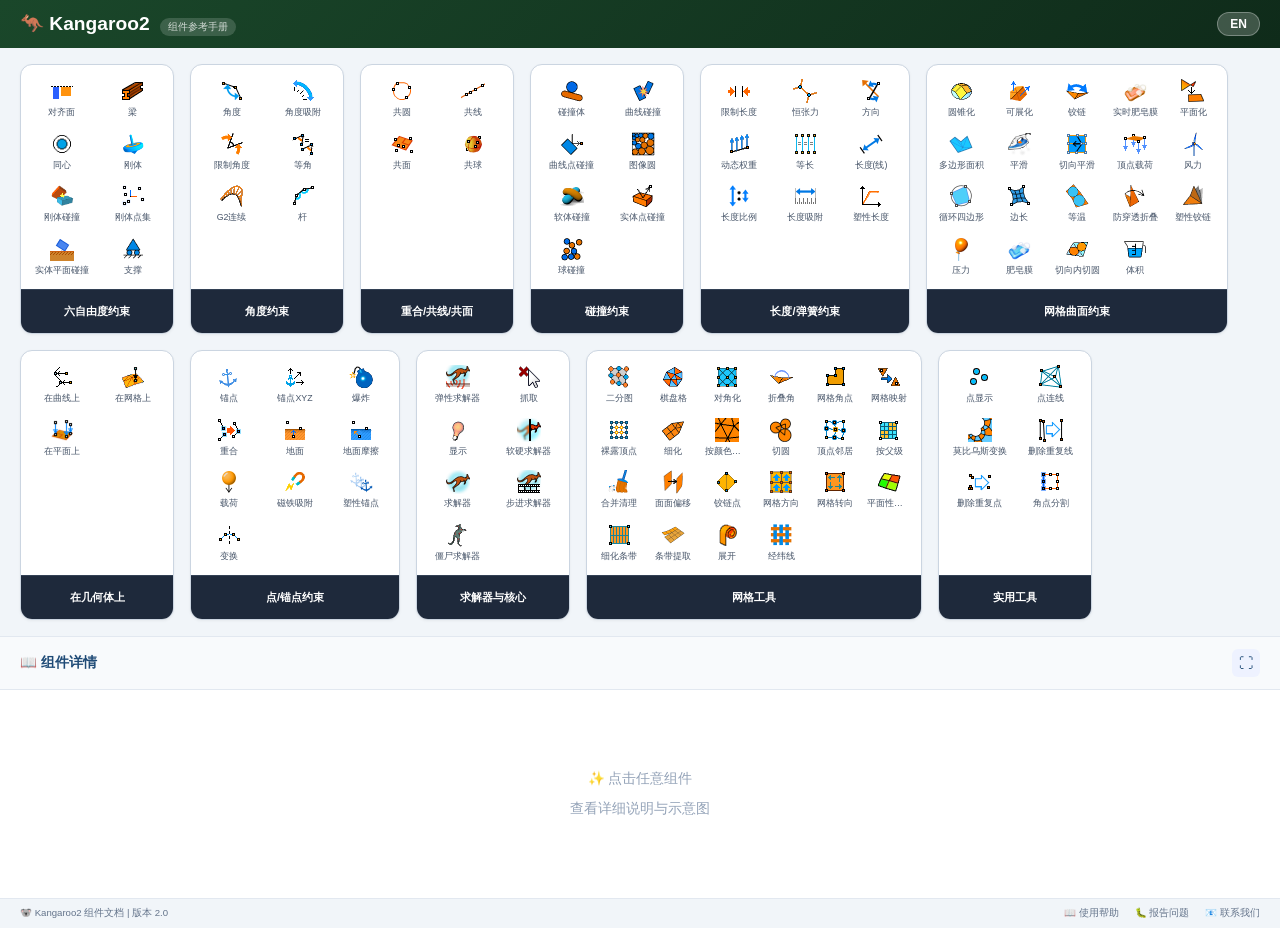
<file: index.html>
<!DOCTYPE html>
<html lang="zh-CN">
<head>
    <meta charset="UTF-8">
    <meta name="viewport" content="width=device-width, initial-scale=1.0, user-scalable=no">
    <!-- 在 <head> 中添加 Font Awesome 图标库 -->
    <link rel="stylesheet" href="https://cdnjs.cloudflare.com/ajax/libs/font-awesome/6.5.1/css/all.min.css">
    <title>Kangaroo2 组件文档 - Grasshopper 物理引擎</title>
    <link rel="stylesheet" href="style.css">
</head>
<body>
    <div class="app-container">
        <!-- 顶部栏 -->
        <header class="top-bar">
            <div class="logo-area">
                <h1>🦘 Kangaroo2</h1>
                <span class="subtitle">组件参考手册</span>
            </div>
            <div class="header-actions">
                <button id="langBtn" class="lang-switch">EN</button>
            </div>
        </header>

        <!-- 分类卡片容器（网格布局，自动换行）-->
        <div class="categories-container">
            <div id="categoriesGrid" class="categories-grid">
                <!-- 动态生成11个分类卡片 -->
            </div>
        </div>

        <!-- 组件详情区域（占比最大）-->
        <div class="detail-panel">
            <div class="detail-header">
                <span>📖 组件详情</span>
                <button id="expandDetailBtn" class="expand-btn" title="展开/收起">⛶</button>
            </div>
            <div id="detailContent" class="detail-content">
                <div class="placeholder">
                    <span>✨ 点击任意组件</span>
                    <span>查看详细说明与示意图</span>
                </div>
            </div>
        </div>

        <!-- 底部栏 -->
        <footer class="footer">
            <span>🐨 Kangaroo2 组件文档 | 版本 2.0</span>
            <div class="footer-links">
                <a href="#" onclick="return false;">📖 使用帮助</a>
                <a href="#" onclick="return false;">🐛 报告问题</a>
                <a href="#" onclick="return false;">📧 联系我们</a>
            </div>
        </footer>
    </div>
    <script src="script.js"></script>
</body>
</html>
</file>
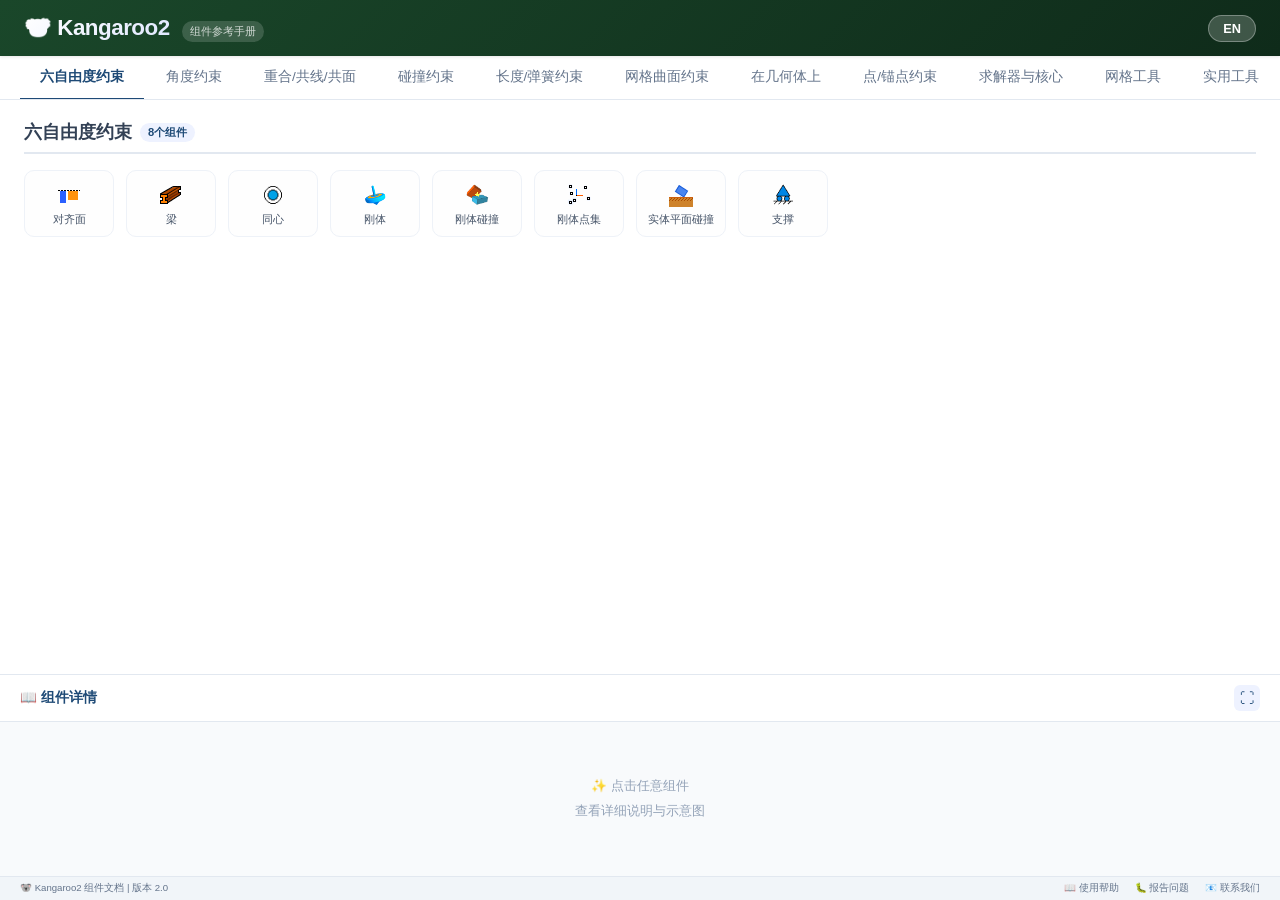
<file: index_2.html>
<!DOCTYPE html>
<html lang="zh-CN">
<head>
    <meta charset="UTF-8">
    <meta name="viewport" content="width=device-width, initial-scale=1.0, user-scalable=no">
    <title>Kangaroo2 组件文档 - Grasshopper 物理引擎</title>
    <link rel="stylesheet" href="style_2.css">
</head>
<body>
    <div class="app-container">
        <!-- 顶部栏 -->
        <header class="top-bar">
            <div class="logo-area">
                <h1>🐨 Kangaroo2</h1>
                <span class="subtitle">组件参考手册</span>
            </div>
            <div class="header-actions">
                <button id="langBtn" class="lang-switch">EN</button>
            </div>
        </header>

        <!-- 分类导航（标签页风格）-->
        <div class="category-nav">
            <ul id="groupNavList" class="group-nav-horizontal"></ul>
        </div>

        <!-- 图标网格区域 -->
        <div class="icon-grid-area">
            <div id="currentGroupTitle" class="group-title-header"></div>
            <div id="iconsContainer" class="icons-grid"></div>
        </div>

        <!-- 组件详情区域 -->
        <div class="detail-panel">
            <div class="detail-header">
                <span>📖 组件详情</span>
                <button id="expandDetailBtn" class="expand-btn" title="展开/收起">⛶</button>
            </div>
            <div id="detailContent" class="detail-content">
                <div class="placeholder">
                    <span>✨ 点击任意组件</span>
                    <span>查看详细说明与示意图</span>
                </div>
            </div>
        </div>

        <!-- 底部栏 -->
        <footer class="footer">
            <span>🐨 Kangaroo2 组件文档 | 版本 2.0</span>
            <div class="footer-links">
                <a href="#" onclick="return false;">📖 使用帮助</a>
                <a href="#" onclick="return false;">🐛 报告问题</a>
                <a href="#" onclick="return false;">📧 联系我们</a>
            </div>
        </footer>
    </div>
    <script src="script_2.js"></script>
</body>
</html>
</file>
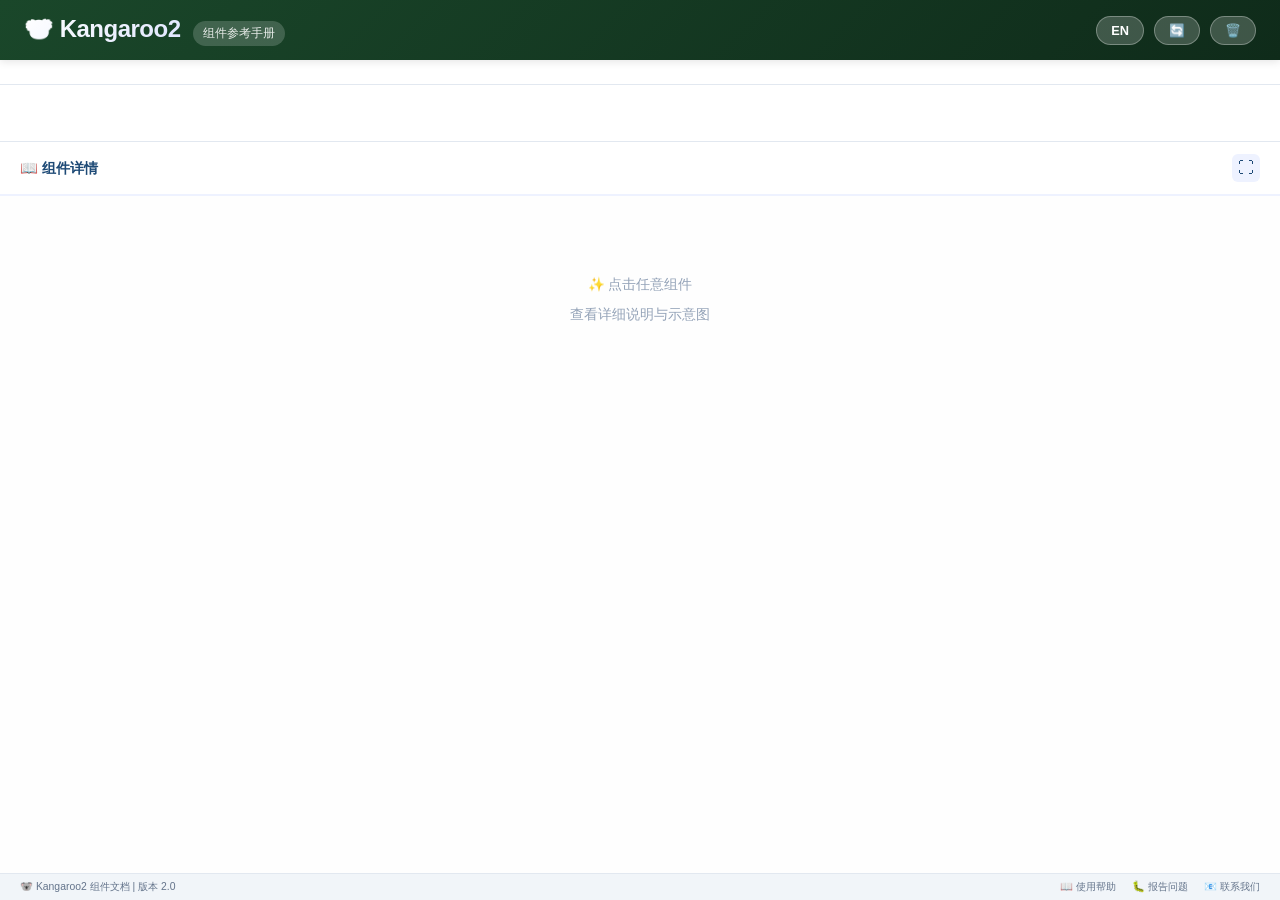
<file: index_copy.html>
<!DOCTYPE html>
<html lang="zh-CN">
<head>
    <meta charset="UTF-8">
    <meta name="viewport" content="width=device-width, initial-scale=1.0, user-scalable=no">
    <title>Kangaroo2 组件文档 - Grasshopper 物理引擎</title>
    <link rel="stylesheet" href="style_copy.css">
</head>
<body>
    <div class="app-container">
        <!-- 第一行：顶部栏 -->
        <header class="top-bar">
            <div class="logo-area">
                <h1>🐨 Kangaroo2</h1>
                <span class="subtitle">组件参考手册</span>
            </div>
            <div class="header-actions">
                <button id="langBtn" class="lang-switch">EN</button>
                <button id="refreshBtn" class="refresh-btn" title="刷新数据">🔄</button>
                <button id="clearCacheBtn" class="clear-cache-btn" title="清除缓存">🗑️</button>
            </div>
        </header>

        <!-- 第二行：组件分类导航（横向滚动）-->
        <div class="category-nav">
            <ul id="groupNavList" class="group-nav-horizontal"></ul>
        </div>

        <!-- 第三行：图标网格区域 -->
        <div class="icon-grid-area">
            <div id="currentGroupTitle" class="group-title-header"></div>
            <div id="iconsContainer" class="icons-grid"></div>
        </div>

        <!-- 第四行：组件详情区域（占比最大）-->
        <div class="detail-panel">
            <div class="detail-header">
                <span>📖 组件详情</span>
                <button id="expandDetailBtn" class="expand-btn" title="展开/收起">⛶</button>
            </div>
            <div id="detailContent" class="detail-content">
                <div class="placeholder">
                    <span>✨ 点击任意组件</span>
                    <span>查看详细说明与示意图</span>
                </div>
            </div>
        </div>

        <!-- 第五行：底部栏 -->
        <footer class="footer">
            <span>🐨 Kangaroo2 组件文档 | 版本 2.0</span>
            <div class="footer-links">
                <a href="#" onclick="return false;">📖 使用帮助</a>
                <a href="#" onclick="return false;">🐛 报告问题</a>
                <a href="#" onclick="return false;">📧 联系我们</a>
            </div>
        </footer>
    </div>
    <script src="script_copy.js"></script>
</body>
</html>
</file>
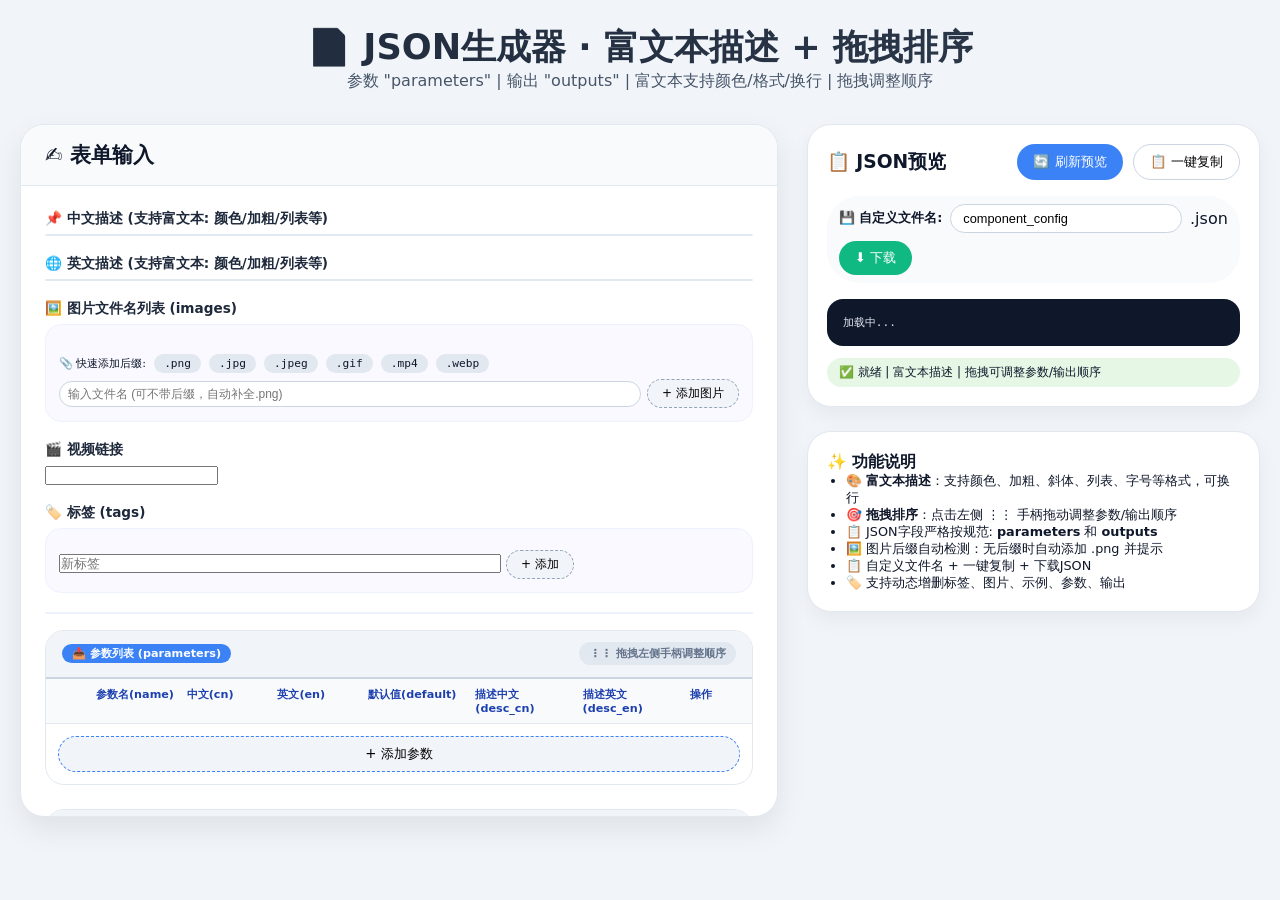
<file: to-json.html>
<!DOCTYPE html>
<html lang="zh-CN">
<head>
    <meta charset="UTF-8">
    <meta name="viewport" content="width=device-width, initial-scale=1.0, user-scalable=yes">
    <title>专业JSON生成器 | 富文本描述 + 拖拽排序 | 经典外观</title>
    <!-- 引入 Quill 富文本编辑器 CSS -->
    <link href="https://cdn.quilljs.com/1.3.6/quill.snow.css" rel="stylesheet">
    <style>
        * {
            margin: 0;
            padding: 0;
            box-sizing: border-box;
        }

        body {
            font-family: 'Inter', system-ui, -apple-system, 'Segoe UI', Roboto, Helvetica, Arial, sans-serif;
            background: #f1f5f9;
            padding: 24px 20px;
            color: #0f172a;
        }

        .app-container {
            max-width: 1600px;
            margin: 0 auto;
        }

        .hero {
            text-align: center;
            margin-bottom: 2rem;
        }
        .hero h1 {
            font-size: 2.2rem;
            font-weight: 700;
            background: linear-gradient(135deg, #1e293b, #2d3a4b);
            background-clip: text;
            -webkit-background-clip: text;
            color: transparent;
        }
        .hero p {
            color: #475569;
        }

        .generator-layout {
            display: flex;
            flex-wrap: wrap;
            gap: 1.8rem;
        }

        .form-panel {
            flex: 2;
            min-width: 360px;
            background: white;
            border-radius: 1.5rem;
            box-shadow: 0 12px 30px rgba(0,0,0,0.08);
            border: 1px solid #e2e8f0;
            overflow: hidden;
        }

        .form-header {
            background: #f8fafc;
            padding: 1rem 1.5rem;
            border-bottom: 1px solid #e2e8f0;
        }
        .form-header h2 {
            font-size: 1.3rem;
            font-weight: 600;
            display: flex;
            align-items: center;
            gap: 8px;
        }
        .form-body {
            padding: 1.5rem;
            max-height: 70vh;
            overflow-y: auto;
        }

        .input-group {
            margin-bottom: 1.2rem;
        }
        .input-group label {
            display: block;
            font-weight: 600;
            font-size: 0.85rem;
            margin-bottom: 6px;
            color: #1e293b;
        }
        
        /* 富文本编辑器样式 - 完美融入原有外观 */
        .rich-editor {
            border-radius: 0.9rem;
            overflow: hidden;
            border: 1.5px solid #e2e8f0;
            transition: 0.2s;
            background: #fefefe;
        }
        .rich-editor:focus-within {
            border-color: #3b82f6;
            box-shadow: 0 0 0 3px rgba(59,130,246,0.2);
        }
        .ql-container {
            min-height: 120px;
            font-size: 0.9rem;
            font-family: inherit;
        }
        .ql-editor {
            min-height: 100px;
        }
        .ql-toolbar {
            border-top-left-radius: 0.7rem;
            border-top-right-radius: 0.7rem;
            border-bottom: none;
            background: #fafbfc;
            border-color: #e2e8f0;
        }
        .ql-container.ql-snow {
            border-color: #e2e8f0;
        }
        
        .array-field {
            background: #f9f9ff;
            padding: 0.8rem;
            border-radius: 1rem;
            border: 1px solid #eef2ff;
        }
        .tag-list {
            display: flex;
            flex-wrap: wrap;
            gap: 8px;
            margin-top: 8px;
            align-items: center;
        }
        .tag-item, .img-item, .ex-item {
            background: #eef2ff;
            padding: 4px 12px;
            border-radius: 40px;
            font-size: 0.8rem;
            display: inline-flex;
            align-items: center;
            gap: 8px;
        }
        .remove-btn {
            background: none;
            border: none;
            color: #64748b;
            cursor: pointer;
            font-weight: bold;
            font-size: 1rem;
            padding: 0 4px;
        }
        .remove-btn:hover { color: #ef4444; }
        .add-btn {
            background: #f1f5f9;
            border: 1px dashed #94a3b8;
            padding: 5px 14px;
            border-radius: 40px;
            font-size: 0.75rem;
            cursor: pointer;
            transition: 0.1s;
        }
        .add-btn:hover {
            background: #e2e8f0;
        }

        .suffix-panel {
            margin-top: 8px;
            display: flex;
            flex-wrap: wrap;
            align-items: center;
            gap: 8px;
        }
        .suffix-badge {
            background: #e2e8f0;
            padding: 3px 10px;
            border-radius: 20px;
            font-size: 0.7rem;
            cursor: pointer;
            transition: 0.1s;
            font-family: monospace;
        }
        .suffix-badge:hover {
            background: #cbd5e1;
        }
        .suffix-input-group {
            display: flex;
            gap: 6px;
            align-items: center;
            margin-top: 6px;
        }
        .suffix-input-group input {
            flex: 1;
            padding: 5px 8px;
            font-size: 0.75rem;
            border-radius: 20px;
            border: 1px solid #cbd5e1;
        }
        .warning-tip {
            color: #e67e22;
            font-size: 0.7rem;
            margin-top: 5px;
            display: none;
        }

        .params-dual {
            display: flex;
            flex-direction: column;
            gap: 1.5rem;
            margin-top: 1rem;
            border-top: 2px solid #eef2ff;
            padding-top: 1rem;
        }
        .param-card {
            background: #ffffff;
            border-radius: 1.2rem;
            border: 1px solid #e2e8f0;
            overflow: hidden;
        }
        .param-card-header {
            background: #f1f5f9;
            padding: 0.7rem 1rem;
            font-weight: 700;
            border-bottom: 2px solid #cbd5e1;
            display: flex;
            justify-content: space-between;
            align-items: center;
        }
        .param-card-header h3 {
            font-size: 1rem;
            display: flex;
            align-items: center;
            gap: 8px;
        }
        .drag-hint {
            font-size: 0.7rem;
            color: #64748b;
            background: #e2e8f0;
            padding: 4px 10px;
            border-radius: 20px;
        }
        .badge-param { background: #3b82f6; color: white; padding: 2px 10px; border-radius: 30px; font-size: 0.7rem; }
        .badge-output { background: #8b5cf6; color: white; padding: 2px 10px; border-radius: 30px; font-size: 0.7rem; }
        .param-table-header {
            display: grid;
            grid-template-columns: 30px 1fr 1fr 1fr 1.2fr 1.2fr 1.2fr 50px;
            gap: 8px;
            background: #f8fafc;
            padding: 8px 12px;
            font-size: 0.7rem;
            font-weight: 700;
            color: #1e40af;
            border-bottom: 1px solid #e2e8f0;
        }
        .param-row {
            display: grid;
            grid-template-columns: 30px 1fr 1fr 1fr 1.2fr 1.2fr 1.2fr 50px;
            gap: 8px;
            align-items: center;
            background: #ffffff;
            padding: 8px 12px;
            border-bottom: 1px solid #f0f2f5;
            cursor: grab;
            transition: background 0.1s;
        }
        .param-row:active {
            cursor: grabbing;
        }
        .param-row.dragging {
            opacity: 0.5;
            cursor: grabbing;
        }
        .param-row.drag-over {
            border-top: 2px solid #3b82f6;
        }
        .drag-handle {
            cursor: grab;
            text-align: center;
            color: #94a3b8;
            font-size: 1rem;
            user-select: none;
        }
        .drag-handle:active {
            cursor: grabbing;
        }
        .param-row input, .param-row textarea {
            width: 100%;
            padding: 6px 8px;
            border-radius: 8px;
            border: 1px solid #cbd5e1;
            font-size: 0.8rem;
            font-family: inherit;
            background: white;
        }
        .param-row textarea {
            resize: vertical;
            min-height: 52px;
        }
        .delete-param-btn {
            background: #fee2e2;
            border: none;
            border-radius: 30px;
            padding: 6px;
            cursor: pointer;
            font-size: 0.7rem;
            color: #b91c1c;
            font-weight: bold;
        }
        .add-param-btn {
            margin: 12px;
            width: calc(100% - 24px);
            background: #f1f5f9;
            border: 1px dashed #3b82f6;
            padding: 8px;
            border-radius: 40px;
            font-weight: 500;
            cursor: pointer;
        }
        .action-panel {
            flex: 1.2;
            min-width: 320px;
            display: flex;
            flex-direction: column;
            gap: 1.5rem;
        }
        .preview-card {
            background: white;
            border-radius: 1.5rem;
            padding: 1.2rem;
            box-shadow: 0 8px 20px rgba(0,0,0,0.05);
            border: 1px solid #e2e8f0;
        }
        .preview-header {
            display: flex;
            justify-content: space-between;
            align-items: center;
            margin-bottom: 1rem;
            flex-wrap: wrap;
            gap: 12px;
        }
        .btn-group {
            display: flex;
            gap: 10px;
            flex-wrap: wrap;
        }
        button {
            border: none;
            background: #f1f5f9;
            padding: 8px 16px;
            border-radius: 2rem;
            font-weight: 500;
            cursor: pointer;
            transition: 0.2s;
            font-family: inherit;
        }
        button.primary { background: #3b82f6; color: white; }
        button.primary:hover { background: #2563eb; }
        button.success { background: #10b981; color: white; }
        button.outline { border: 1px solid #cbd5e1; background: white; }
        .filename-group {
            display: flex;
            gap: 8px;
            align-items: center;
            background: #f8fafc;
            padding: 8px 12px;
            border-radius: 2rem;
            margin-bottom: 16px;
            flex-wrap: wrap;
        }
        .filename-group label { font-weight: 600; font-size: 0.8rem; }
        .filename-group input { flex: 1; border: 1px solid #cbd5e1; border-radius: 2rem; padding: 6px 12px; font-size: 0.8rem; }
        pre {
            background: #0f172a;
            color: #e2e8f0;
            padding: 1rem;
            border-radius: 1rem;
            overflow-x: auto;
            font-size: 0.7rem;
            font-family: 'JetBrains Mono', monospace;
            max-height: 400px;
            white-space: pre-wrap;
            word-wrap: break-word;
        }
        .copy-toast {
            position: fixed;
            bottom: 24px;
            right: 24px;
            background: #10b981;
            color: white;
            padding: 12px 24px;
            border-radius: 60px;
            font-weight: 500;
            z-index: 1000;
            transition: opacity 0.2s;
            pointer-events: none;
        }
        .status-badge {
            background: #e6f7e6;
            padding: 6px 12px;
            border-radius: 2rem;
            font-size: 0.75rem;
            margin-top: 12px;
        }
        .helper-text {
            font-size: 0.7rem;
            color: #4b5563;
            margin-top: 4px;
        }
        @media (max-width: 900px) {
            .param-row, .param-table-header { grid-template-columns: 1fr 1fr; gap: 6px; }
            .param-table-header { display: none; }
            .drag-handle { display: none; }
        }
    </style>
</head>
<body>
<div class="app-container">
    <div class="hero">
        <h1>📄 JSON生成器 · 富文本描述 + 拖拽排序</h1>
        <p>参数 "parameters" | 输出 "outputs" | 富文本支持颜色/格式/换行 | 拖拽调整顺序</p>
    </div>
    <div class="generator-layout">
        <div class="form-panel">
            <div class="form-header"><h2>✍️ 表单输入</h2></div>
            <div class="form-body">
                <!-- 中文描述 - 富文本编辑器 -->
                <div class="input-group">
                    <label>📌 中文描述 (支持富文本: 颜色/加粗/列表等)</label>
                    <div id="descCnEditor" class="rich-editor"></div>
                </div>
                <!-- 英文描述 - 富文本编辑器 -->
                <div class="input-group">
                    <label>🌐 英文描述 (支持富文本: 颜色/加粗/列表等)</label>
                    <div id="descEnEditor" class="rich-editor"></div>
                </div>
                
                <div class="input-group">
                    <label>🖼️ 图片文件名列表 (images)</label>
                    <div class="array-field">
                        <div id="imageList" class="tag-list"></div>
                        <div class="suffix-panel">
                            <span style="font-size:0.7rem;">📎 快速添加后缀:</span>
                            <span class="suffix-badge" data-suffix=".png">.png</span>
                            <span class="suffix-badge" data-suffix=".jpg">.jpg</span>
                            <span class="suffix-badge" data-suffix=".jpeg">.jpeg</span>
                            <span class="suffix-badge" data-suffix=".gif">.gif</span>
                            <span class="suffix-badge" data-suffix=".mp4">.mp4</span>
                            <span class="suffix-badge" data-suffix=".webp">.webp</span>
                        </div>
                        <div class="suffix-input-group">
                            <input type="text" id="newImageInput" placeholder="输入文件名 (可不带后缀，自动补全.png)">
                            <button id="addImageBtn" class="add-btn">+ 添加图片</button>
                        </div>
                        <div id="suffixWarning" class="warning-tip">⚠️ 检测到无后缀文件，已自动添加 .png</div>
                    </div>
                </div>

                <div class="input-group"><label>🎬 视频链接</label><input type="text" id="video" value=""></div>
                <div class="input-group">
                    <label>🏷️ 标签 (tags)</label>
                    <div class="array-field">
                        <div id="tagList" class="tag-list"></div>
                        <div><input type="text" id="newTagInput" placeholder="新标签" style="width:65%"> <button id="addTagBtn" class="add-btn">+ 添加</button></div>
                    </div>
                </div>

                <div class="params-dual">
                    <div class="param-card">
                        <div class="param-card-header">
                            <h3><span class="badge-param">📥 参数列表 (parameters)</span></h3>
                            <span class="drag-hint">⋮⋮ 拖拽左侧手柄调整顺序</span>
                        </div>
                        <div class="param-table-header">
                            <span></span><span>参数名(name)</span><span>中文(cn)</span><span>英文(en)</span><span>默认值(default)</span><span>描述中文(desc_cn)</span><span>描述英文(desc_en)</span><span>操作</span>
                        </div>
                        <div id="parametersList"></div>
                        <button id="addParameterBtn" class="add-param-btn">+ 添加参数</button>
                    </div>
                    <div class="param-card">
                        <div class="param-card-header">
                            <h3><span class="badge-output">📤 输出列表 (outputs)</span></h3>
                            <span class="drag-hint">⋮⋮ 拖拽左侧手柄调整顺序</span>
                        </div>
                        <div class="param-table-header">
                            <span></span><span>参数名(name)</span><span>中文(cn)</span><span>英文(en)</span><span>默认值(default)</span><span>描述中文(desc_cn)</span><span>描述英文(desc_en)</span><span>操作</span>
                        </div>
                        <div id="outputsList"></div>
                        <button id="addOutputBtn" class="add-param-btn">+ 添加输出</button>
                    </div>
                </div>

                <div class="input-group">
                    <label>📁 示例文件 (examples)</label>
                    <div class="array-field">
                        <div id="exampleList" class="tag-list"></div>
                        <div><input type="text" id="newExampleInput" placeholder="示例文件名" style="width:65%"> <button id="addExampleBtn" class="add-btn">+ 添加</button></div>
                    </div>
                </div>

                <div class="input-group"><label>👤 作者 (author)</label><input type="text" id="author" value="Kangaroo Team"></div>
                <div class="input-group"><label>📦 版本 (version)</label><input type="text" id="version" value="2.1"></div>
                <div class="input-group"><label>📅 最后更新 (lastUpdated)</label><input type="date" id="lastUpdated" value="2026-04-15"></div>
            </div>
        </div>

        <div class="action-panel">
            <div class="preview-card">
                <div class="preview-header">
                    <h3>📋 JSON预览</h3>
                    <div class="btn-group">
                        <button id="generatePreviewBtn" class="primary">🔄 刷新预览</button>
                        <button id="copyPreviewBtn" class="outline">📋 一键复制</button>
                    </div>
                </div>
                <div class="filename-group">
                    <label>💾 自定义文件名:</label>
                    <input type="text" id="customFilename" value="component_config"><span>.json</span>
                    <button id="downloadJsonBtn" class="success">⬇️ 下载</button>
                </div>
                <pre id="jsonPreview">加载中...</pre>
                <div id="statusMsg" class="status-badge">✅ 就绪 | 富文本描述 | 拖拽可调整参数/输出顺序</div>
            </div>
            <div class="preview-card"><h4>✨ 功能说明</h4><ul style="font-size:0.8rem;margin-left:1.2rem;"><li>🎨 <strong>富文本描述</strong>：支持颜色、加粗、斜体、列表、字号等格式，可换行</li><li>🎯 <strong>拖拽排序</strong>：点击左侧 ⋮⋮ 手柄拖动调整参数/输出顺序</li><li>📋 JSON字段严格按规范: <strong>parameters</strong> 和 <strong>outputs</strong></li><li>🖼️ 图片后缀自动检测：无后缀时自动添加 .png 并提示</li><li>📋 自定义文件名 + 一键复制 + 下载JSON</li><li>🏷️ 支持动态增删标签、图片、示例、参数、输出</li></ul></div>
        </div>
    </div>
</div>
<div id="copyToast" class="copy-toast" style="opacity:0; visibility:hidden;">已复制到剪贴板 ✓</div>

<script src="https://cdn.quilljs.com/1.3.6/quill.js"></script>
<script>
    // ---------- 数据 (严格按照规范命名) ----------
    let imagesArray = ['alignfaces_demo.png', 'alignfaces_animation.gif'];
    let tagsArray = ['对齐', '面', '约束', '网格'];
    let examplesArray = ['alignfaces_example.gh'];
    let parametersArray = [];
    let outputsArray = [];

    // ---------- DOM 元素 ----------
    const video = document.getElementById('video');
    const author = document.getElementById('author');
    const version = document.getElementById('version');
    const lastUpdated = document.getElementById('lastUpdated');
    const customFilenameInput = document.getElementById('customFilename');
    const jsonPreview = document.getElementById('jsonPreview');
    const statusSpan = document.getElementById('statusMsg');
    const imageListDiv = document.getElementById('imageList');
    const tagListDiv = document.getElementById('tagList');
    const exampleListDiv = document.getElementById('exampleList');
    const parametersContainer = document.getElementById('parametersList');
    const outputsContainer = document.getElementById('outputsList');
    const suffixWarning = document.getElementById('suffixWarning');

    // ---------- 初始化 Quill 富文本编辑器 (完整工具栏) ----------
    const toolbarOptions = [
        ['bold', 'italic', 'underline', 'strike'],
        ['blockquote', 'code-block'],
        [{ 'header': [1, 2, 3, 4, 5, 6, false] }],
        [{ 'color': [] }, { 'background': [] }],
        [{ 'list': 'ordered'}, { 'list': 'bullet' }],
        [{ 'align': [] }],
        ['clean']
    ];
    
    const descCnEditor = new Quill('#descCnEditor', {
        theme: 'snow',
        placeholder: '输入中文描述...',
        modules: { toolbar: toolbarOptions }
    });
    const descEnEditor = new Quill('#descEnEditor', {
        theme: 'snow',
        placeholder: 'Enter English description...',
        modules: { toolbar: toolbarOptions }
    });
    
    // 设置初始内容
    descCnEditor.root.innerHTML = '将两个面对齐，使它们共面且方向一致。常用于网格优化和曲面拼接。';
    descEnEditor.root.innerHTML = 'Align two faces to be coplanar with the same orientation. Commonly used for mesh optimization and surface stitching.';
    
    function getDescCn() { return descCnEditor.root.innerHTML; }
    function getDescEn() { return descEnEditor.root.innerHTML; }
    
    descCnEditor.on('text-change', () => updatePreview());
    descEnEditor.on('text-change', () => updatePreview());

    // 图片后缀处理
    function ensureImageSuffix(filename) {
        const hasSuffix = /\.(png|jpg|jpeg|gif|mp4|webp|bmp|svg|ico)$/i.test(filename);
        if (!hasSuffix && filename.trim() !== '') {
            suffixWarning.style.display = 'block';
            setTimeout(() => { suffixWarning.style.display = 'none'; }, 2000);
            return filename + '.png';
        }
        return filename;
    }
    
    function addImageWithSuffix(filename) {
        if (!filename.trim()) return;
        const fixedName = ensureImageSuffix(filename.trim());
        imagesArray.push(fixedName);
        renderImageList();
        updatePreview();
    }

    function escapeHtml(str) { if (!str) return ''; return String(str).replace(/[&<>]/g, m => ({ '&': '&amp;', '<': '&lt;', '>': '&gt;' }[m])); }
    
    function showToast(msg) {
        const toast = document.getElementById('copyToast');
        toast.textContent = msg;
        toast.style.visibility = 'visible';
        toast.style.opacity = '1';
        setTimeout(() => { toast.style.opacity = '0'; setTimeout(() => toast.style.visibility = 'hidden', 300); }, 1800);
    }

    function renderImageList() {
        imageListDiv.innerHTML = imagesArray.map(img => `<div class="img-item">${escapeHtml(img)} <button class="remove-btn" data-type="image" data-value="${escapeHtml(img)}">✖</button></div>`).join('');
    }
    function renderTagList() {
        tagListDiv.innerHTML = tagsArray.map(tag => `<div class="tag-item">${escapeHtml(tag)} <button class="remove-btn" data-type="tag" data-value="${escapeHtml(tag)}">✖</button></div>`).join('');
    }
    function renderExampleList() {
        exampleListDiv.innerHTML = examplesArray.map(ex => `<div class="ex-item">${escapeHtml(ex)} <button class="remove-btn" data-type="example" data-value="${escapeHtml(ex)}">✖</button></div>`).join('');
    }
    
    function createParamRow(item, idx, type) {
        const row = document.createElement('div');
        row.className = 'param-row';
        row.setAttribute('data-original-idx', idx);
        row.setAttribute('data-type', type);
        row.innerHTML = `
            <div class="drag-handle" draggable="true">⋮⋮</div>
            <input type="text" value="${escapeHtml(item.name)}" placeholder="参数名" data-field="name">
            <input type="text" value="${escapeHtml(item.cn)}" placeholder="中文" data-field="cn">
            <input type="text" value="${escapeHtml(item.en)}" placeholder="英文" data-field="en">
            <input type="text" value="${escapeHtml(String(item.default))}" placeholder="默认值(任意)" data-field="default">
            <textarea rows="1" placeholder="描述中文" data-field="desc_cn">${escapeHtml(item.desc_cn)}</textarea>
            <textarea rows="1" placeholder="描述英文" data-field="desc_en">${escapeHtml(item.desc_en)}</textarea>
            <button class="delete-param-btn">🗑️</button>
        `;
        return row;
    }
    
    function setupDragAndDrop(container, array, renderFunc) {
        let dragSourceIndex = null;
        
        container.querySelectorAll('.param-row').forEach(row => {
            const handle = row.querySelector('.drag-handle');
            if (!handle) return;
            
            handle.setAttribute('draggable', 'true');
            
            handle.ondragstart = (e) => {
                const rowEl = handle.closest('.param-row');
                dragSourceIndex = Array.from(container.children).indexOf(rowEl);
                e.dataTransfer.setData('text/plain', dragSourceIndex);
                e.dataTransfer.effectAllowed = 'move';
                rowEl.classList.add('dragging');
            };
            
            handle.ondragend = (e) => {
                container.querySelectorAll('.param-row').forEach(r => r.classList.remove('dragging', 'drag-over'));
                dragSourceIndex = null;
            };
            
            handle.ondragover = (e) => {
                e.preventDefault();
                e.dataTransfer.dropEffect = 'move';
                const targetRow = handle.closest('.param-row');
                if (targetRow) targetRow.classList.add('drag-over');
            };
            
            handle.ondragleave = (e) => {
                const targetRow = handle.closest('.param-row');
                if (targetRow) targetRow.classList.remove('drag-over');
            };
            
            handle.ondrop = (e) => {
                e.preventDefault();
                const targetRow = handle.closest('.param-row');
                targetRow.classList.remove('drag-over');
                
                const targetIndex = Array.from(container.children).indexOf(targetRow);
                if (dragSourceIndex !== null && dragSourceIndex !== targetIndex) {
                    const [movedItem] = array.splice(dragSourceIndex, 1);
                    array.splice(targetIndex, 0, movedItem);
                    renderFunc();
                    updatePreview();
                }
            };
        });
    }
    
    function renderParameters() {
        parametersContainer.innerHTML = '';
        parametersArray.forEach((param, idx) => {
            const row = createParamRow(param, idx, 'param');
            parametersContainer.appendChild(row);
        });
        
        parametersContainer.querySelectorAll('.param-row').forEach(row => {
            const inputs = row.querySelectorAll('input, textarea');
            inputs.forEach(input => {
                input.removeEventListener('input', handleParameterInput);
                input.addEventListener('input', handleParameterInput);
            });
            const delBtn = row.querySelector('.delete-param-btn');
            delBtn.onclick = () => {
                const rowIdx = Array.from(parametersContainer.children).indexOf(row);
                if (rowIdx !== -1) {
                    parametersArray.splice(rowIdx, 1);
                    renderParameters();
                    updatePreview();
                }
            };
        });
        
        setupDragAndDrop(parametersContainer, parametersArray, renderParameters);
    }
    
    function renderOutputs() {
        outputsContainer.innerHTML = '';
        outputsArray.forEach((output, idx) => {
            const row = createParamRow(output, idx, 'output');
            outputsContainer.appendChild(row);
        });
        
        outputsContainer.querySelectorAll('.param-row').forEach(row => {
            const inputs = row.querySelectorAll('input, textarea');
            inputs.forEach(input => {
                input.removeEventListener('input', handleOutputInput);
                input.addEventListener('input', handleOutputInput);
            });
            const delBtn = row.querySelector('.delete-param-btn');
            delBtn.onclick = () => {
                const rowIdx = Array.from(outputsContainer.children).indexOf(row);
                if (rowIdx !== -1) {
                    outputsArray.splice(rowIdx, 1);
                    renderOutputs();
                    updatePreview();
                }
            };
        });
        
        setupDragAndDrop(outputsContainer, outputsArray, renderOutputs);
    }
    
    function handleParameterInput(e) {
        const row = e.target.closest('.param-row');
        if (!row) return;
        const rowIdx = Array.from(parametersContainer.children).indexOf(row);
        if (rowIdx === -1) return;
        
        const field = e.target.getAttribute('data-field');
        if (field && parametersArray[rowIdx]) {
            parametersArray[rowIdx][field] = e.target.value;
            updatePreview();
        }
    }
    
    function handleOutputInput(e) {
        const row = e.target.closest('.param-row');
        if (!row) return;
        const rowIdx = Array.from(outputsContainer.children).indexOf(row);
        if (rowIdx === -1) return;
        
        const field = e.target.getAttribute('data-field');
        if (field && outputsArray[rowIdx]) {
            outputsArray[rowIdx][field] = e.target.value;
            updatePreview();
        }
    }
    
    function renderAll() {
        renderImageList();
        renderTagList();
        renderExampleList();
        renderParameters();
        renderOutputs();
    }

    // 构建JSON - 包含富文本 HTML 内容
    function buildJsonObject() {
        const lastUpdatedVal = lastUpdated.value || new Date().toISOString().slice(0,10);
        return {
            description_cn: getDescCn(),
            description_en: getDescEn(),
            images: [...imagesArray],
            video: video.value || "",
            tags: [...tagsArray],
            parameters: parametersArray.map(p => ({ 
                name: p.name || "", 
                cn: p.cn || "", 
                en: p.en || "", 
                default: p.default, 
                desc_cn: p.desc_cn || "", 
                desc_en: p.desc_en || "" 
            })),
            outputs: outputsArray.map(o => ({ 
                name: o.name || "", 
                cn: o.cn || "", 
                en: o.en || "", 
                default: o.default, 
                desc_cn: o.desc_cn || "", 
                desc_en: o.desc_en || "" 
            })),
            examples: [...examplesArray],
            author: author.value,
            version: version.value,
            lastUpdated: lastUpdatedVal
        };
    }

    function updatePreview() {
        try {
            jsonPreview.textContent = JSON.stringify(buildJsonObject(), null, 2);
            statusSpan.innerHTML = '✅ JSON有效 | 富文本描述已保存为HTML格式';
            statusSpan.style.background = '#e6f7e6';
        } catch(e) { 
            jsonPreview.textContent = `// 错误: ${e.message}`;
            statusSpan.innerHTML = '❌ JSON构建错误';
            statusSpan.style.background = '#ffe6e5';
        }
    }

    function downloadJson() {
        const jsonStr = JSON.stringify(buildJsonObject(), null, 2);
        const blob = new Blob([jsonStr], { type: "application/json" });
        const a = document.createElement('a');
        const name = customFilenameInput.value.trim() || 'data';
        a.download = `${name}.json`;
        a.href = URL.createObjectURL(blob);
        a.click();
        URL.revokeObjectURL(a.href);
        statusSpan.innerHTML = '📁 文件已下载';
        setTimeout(() => updatePreview(), 200);
    }

    function copyPreview() {
        const code = jsonPreview.textContent;
        if (code && !code.startsWith("//")) {
            navigator.clipboard.writeText(code);
            showToast('📋 已复制到剪贴板 ✓');
            statusSpan.innerHTML = '✨ 复制成功';
        } else { statusSpan.innerHTML = '⚠️ 无有效内容'; }
    }

    function handleRemove(e) {
        const btn = e.target.closest('.remove-btn');
        if (!btn) return;
        const type = btn.getAttribute('data-type');
        const value = btn.getAttribute('data-value');
        if (type === 'image') imagesArray = imagesArray.filter(i => i !== value);
        else if (type === 'tag') tagsArray = tagsArray.filter(t => t !== value);
        else if (type === 'example') examplesArray = examplesArray.filter(ex => ex !== value);
        renderAll();
        updatePreview();
    }

    function initDefaultData() {
        if (parametersArray.length === 0) {
            parametersArray = [
                { name: "Strength", cn: "强度", en: "Strength", default: 1.0, desc_cn: "约束强度，值越大效果越明显", desc_en: "Constraint strength, higher value gives stronger effect" },
                { name: "Tolerance", cn: "容差", en: "Tolerance", default: 0.01, desc_cn: "对齐精度，值越小越精确", desc_en: "Alignment tolerance, smaller value gives higher precision" }
            ];
        }
        if (outputsArray.length === 0) {
            outputsArray = [
                { name: "AlignedFaces", cn: "对齐面集合", en: "Aligned Faces", default: "{}", desc_cn: "输出对齐后的面数据结构", desc_en: "Output data of aligned faces" },
                { name: "Deviation", cn: "偏差值", en: "Deviation", default: 0.0, desc_cn: "最大偏离距离", desc_en: "Maximum deviation distance" }
            ];
        }
    }

    function bindButtons() {
        document.getElementById('addImageBtn').onclick = () => {
            const inp = document.getElementById('newImageInput');
            if (inp.value.trim()) { 
                addImageWithSuffix(inp.value.trim()); 
                inp.value = ''; 
            }
        };
        document.getElementById('addTagBtn').onclick = () => {
            const inp = document.getElementById('newTagInput');
            if (inp.value.trim()) { tagsArray.push(inp.value.trim()); inp.value = ''; renderTagList(); updatePreview(); }
        };
        document.getElementById('addExampleBtn').onclick = () => {
            const inp = document.getElementById('newExampleInput');
            if (inp.value.trim()) { examplesArray.push(inp.value.trim()); inp.value = ''; renderExampleList(); updatePreview(); }
        };
        document.getElementById('addParameterBtn').onclick = () => {
            parametersArray.push({ name: "new_param", cn: "新参数", en: "New Param", default: "", desc_cn: "", desc_en: "" });
            renderParameters();
            updatePreview();
        };
        document.getElementById('addOutputBtn').onclick = () => {
            outputsArray.push({ name: "new_output", cn: "新输出", en: "New Output", default: "", desc_cn: "", desc_en: "" });
            renderOutputs();
            updatePreview();
        };
        document.getElementById('generatePreviewBtn').onclick = updatePreview;
        document.getElementById('copyPreviewBtn').onclick = copyPreview;
        document.getElementById('downloadJsonBtn').onclick = downloadJson;
        
        document.querySelectorAll('.suffix-badge').forEach(btn => {
            btn.onclick = () => {
                const suffix = btn.getAttribute('data-suffix');
                const input = document.getElementById('newImageInput');
                let val = input.value.trim();
                if (val && !val.endsWith(suffix)) input.value = val + suffix;
                else if (!val) input.value = 'image' + suffix;
            };
        });
        
        [video, author, version, lastUpdated, customFilenameInput].forEach(i => {
            if (i) i.oninput = updatePreview;
        });
    }

    function init() {
        initDefaultData();
        bindButtons();
        renderAll();
        updatePreview();
        document.body.addEventListener('click', handleRemove);
    }
    init();
</script>
</body>
</html>
</file>
<file: style.css>
/* ===== 全局样式 ===== */
* {
    margin: 0;
    padding: 0;
    box-sizing: border-box;
}

body {
    font-family: -apple-system, BlinkMacSystemFont, 'Segoe UI', Roboto, 'Helvetica Neue', sans-serif;
    background-color: #f5f7fb;
    color: #1e293b;
}

.app-container {
    display: flex;
    flex-direction: column;
    min-height: 100vh;
}

/* ===== 顶部栏 ===== */
.top-bar {
    background: linear-gradient(135deg, #1a472a 0%, #0f2b1a 100%);
    color: white;
    padding: 0 20px;
    height: 48px;
    display: flex;
    align-items: center;
    justify-content: space-between;
    position: sticky;
    top: 0;
    z-index: 100;
}

.logo-area {
    display: flex;
    align-items: baseline;
    gap: 10px;
}

.logo-area h1 {
    font-size: 1.2rem;
    font-weight: 700;
}

.subtitle {
    font-size: 0.65rem;
    opacity: 0.8;
    background: rgba(255,255,255,0.2);
    padding: 2px 8px;
    border-radius: 20px;
}

.lang-switch {
    background: rgba(255,255,255,0.2);
    border: 1px solid rgba(255,255,255,0.3);
    color: white;
    padding: 4px 12px;
    border-radius: 30px;
    font-weight: 600;
    cursor: pointer;
    font-size: 0.75rem;
}

.lang-switch:hover {
    background: rgba(255,255,255,0.3);
}

/* ===== 分类卡片容器 ===== */
.categories-container {
    padding: 16px 20px;
    background: #f1f5f9;
}

.categories-grid {
    display: flex;
    flex-wrap: wrap;
    gap: 16px;
    justify-content: flex-start;
    align-items: stretch;
}

/* 分类卡片 */
.category-card {
    background: #ffffff;
    border: 1.5px solid #cbd5e1;
    border-radius: 12px;
    overflow: hidden;
    transition: all 0.2s ease;
    box-shadow: 0 1px 3px rgba(0,0,0,0.05);
    display: flex;
    flex-direction: column;
    width: auto;
    min-width: 140px;
    height: 100%;
}

.category-card:hover {
    border-color: #1e4a76;
    box-shadow: 0 4px 12px -8px rgba(0,0,0,0.15);
}

/* 图标区域 */
.card-icons-area {
    flex: 1;
    padding: 10px 8px;
}

/* 图标网格 - 4行固定 */
.card-icons-grid {
    display: grid;
    grid-template-rows: repeat(4, 1fr);
    gap: 6px;
    height: 100%;
}

/* 根据列数设置列宽 */
.card-icons-grid[data-columns="2"] { grid-template-columns: repeat(2, minmax(50px, 65px)); }
.card-icons-grid[data-columns="3"] { grid-template-columns: repeat(3, minmax(50px, 60px)); }
.card-icons-grid[data-columns="4"] { grid-template-columns: repeat(4, minmax(48px, 55px)); }
.card-icons-grid[data-columns="5"] { grid-template-columns: repeat(5, minmax(45px, 52px)); }
.card-icons-grid[data-columns="6"] { grid-template-columns: repeat(6, minmax(42px, 48px)); }

/* 图标项 */
.card-icon-item {
    text-align: center;
    cursor: pointer;
    padding: 4px 2px;
    border-radius: 6px;
    transition: all 0.15s ease;
    display: flex;
    flex-direction: column;
    align-items: center;
    justify-content: center;
}

.card-icon-item:hover {
    background: #f1f5f9;
    transform: translateY(-1px);
}

/* 图标 - 24x24 固定 */
.card-icon-sprite {
    width: 24px;
    height: 24px;
    margin: 0 auto 4px;
    background-image: url('img/sprites/kangaroo_icons.png');
    background-repeat: no-repeat;
    background-size: 240px 264px;
    display: block;
}

.card-icon-name {
    font-size: 0.55rem;
    font-weight: 500;
    color: #475569;
    text-align: center;
    line-height: 1.2;
    overflow: hidden;
    text-overflow: ellipsis;
    white-space: nowrap;
    max-width: 100%;
}

/* 分类标题 - 黑色背景，水平和垂直居中 */
.category-title {
    background: #1e293b;
    padding: 10px 8px;
    text-align: center;
    border-top: 1px solid #334155;
    display: flex;
    align-items: center;
    justify-content: center;
    min-height: 44px;
}

.category-title span {
    color: white;
    font-size: 0.7rem;
    font-weight: 600;
    display: inline-block;
    text-align: center;
}

/* ===== 组件详情区域 ===== */
.detail-panel {
    background: #ffffff;
    border-top: 1px solid #e2e8f0;
    margin-top: 0;
}

.detail-header {
    padding: 12px 20px;
    font-weight: 600;
    font-size: 0.85rem;
    border-bottom: 1px solid #e2e8f0;
    background: #f8fafc;
    color: #1e4a76;
    display: flex;
    justify-content: space-between;
    align-items: center;
    position: sticky;
    top: 48px;
    z-index: 99;
}

.expand-btn {
    background: #eef2ff;
    border: none;
    color: #1e4a76;
    width: 28px;
    height: 28px;
    border-radius: 6px;
    cursor: pointer;
    font-size: 0.9rem;
    transition: all 0.2s;
}

.expand-btn:hover {
    background: #1e4a76;
    color: white;
}

.detail-content {
    padding: 20px;
}

.placeholder {
    display: flex;
    flex-direction: column;
    align-items: center;
    justify-content: center;
    text-align: center;
    padding: 60px 20px;
    color: #94a3b8;
    gap: 12px;
    font-size: 0.85rem;
}

/* ===== 富文本详情样式 ===== */
.component-detail {
    animation: slideIn 0.2s ease;
}

@keyframes slideIn {
    from { opacity: 0; transform: translateY(8px); }
    to { opacity: 1; transform: translateY(0); }
}

.component-detail h3 {
    font-size: 1.1rem;
    font-weight: 700;
    margin-bottom: 12px;
    color: #0f2b3d;
    border-left: 3px solid #1e4a76;
    padding-left: 12px;
}

.detail-section {
    margin-bottom: 20px;
    border-bottom: 1px solid #eef2ff;
    padding-bottom: 16px;
    overflow-x: auto;
}

.detail-section:last-child {
    border-bottom: none;
    margin-bottom: 0;
}

.detail-section-title {
    font-size: 0.8rem;
    font-weight: 700;
    color: #1e4a76;
    margin-bottom: 10px;
    display: flex;
    align-items: center;
    gap: 6px;
}

.component-detail .desc {
    font-size: 0.85rem;
    line-height: 1.5;
    color: #334155;
    background: #f8fafc;
    padding: 12px;
    border-radius: 8px;
    border-left: 3px solid #1e4a76;
}

/* ===== 参数表格样式（带竖线）===== */
.params-table {
    width: 100%;
    font-size: 0.7rem;
    border-collapse: collapse;
    border: 1px solid #e2e8f0;
    min-width: 600px;
}

.params-table th,
.params-table td {
    padding: 8px 8px;
    text-align: left;
    border: 1px solid #e2e8f0;
    vertical-align: top;
}

.params-table th {
    background: #f1f5f9;
    font-weight: 600;
    color: #1e4a76;
    border: 1px solid #cbd5e1;
    white-space: nowrap;
}

.params-table td {
    background: #ffffff;
}

.params-table tr:hover td {
    background: #fafcff;
}

.params-table code {
    background: #eef2ff;
    padding: 2px 4px;
    border-radius: 4px;
    font-size: 0.65rem;
    color: #1e4a76;
}

/* 滚动条样式 */
.detail-section::-webkit-scrollbar {
    height: 5px;
}

.detail-section::-webkit-scrollbar-track {
    background: #f1f5f9;
    border-radius: 10px;
}

.detail-section::-webkit-scrollbar-thumb {
    background: #cbd5e1;
    border-radius: 10px;
}

/* ===== 图片画廊 ===== */
.image-gallery {
    display: flex;
    flex-direction: column;
    gap: 16px;
    margin-top: 6px;
}

.gallery-item {
    cursor: pointer;
    border-radius: 8px;
    overflow: hidden;
    border: 1px solid #e2e8f0;
    background: #ffffff;
    transition: transform 0.2s;
    width: 70%;
    max-width: 70%;
    margin: 0 auto;
}

.gallery-item:hover {
    transform: scale(1.01);
    box-shadow: 0 4px 12px rgba(0,0,0,0.1);
}

.gallery-item img,
.gallery-item video {
    width: 100%;
    height: auto;
    display: block;
}

.gallery-item .gif-badge {
    position: absolute;
    bottom: 8px;
    right: 8px;
    background: rgba(0,0,0,0.6);
    color: white;
    font-size: 0.6rem;
    padding: 2px 6px;
    border-radius: 4px;
}

/* 视频容器 */
.video-container video {
    width: 100%;
    border-radius: 8px;
}

/* 标签云 */
.tag-cloud {
    display: flex;
    flex-wrap: wrap;
    gap: 6px;
}

.tag {
    background: #eef2ff;
    color: #1e4a76;
    padding: 3px 10px;
    border-radius: 20px;
    font-size: 0.65rem;
    font-weight: 500;
}

/* 元信息 */
.meta {
    font-size: 0.7rem;
    color: #64748b;
    background: #f8fafc;
    padding: 10px;
    border-radius: 8px;
}

.meta div {
    margin-bottom: 4px;
}

/* 加载状态 */
.loading-detail {
    text-align: center;
    padding: 40px;
    color: #94a3b8;
}

.spinner {
    display: inline-block;
    width: 30px;
    height: 30px;
    border: 3px solid #e2e8f0;
    border-top-color: #1e4a76;
    border-radius: 50%;
    animation: spin 0.8s linear infinite;
}

@keyframes spin {
    to { transform: rotate(360deg); }
}

/* ===== 模态框 ===== */
.modal {
    display: none;
    position: fixed;
    top: 0;
    left: 0;
    width: 100%;
    height: 100%;
    background: rgba(0,0,0,0.9);
    z-index: 1000;
    justify-content: center;
    align-items: center;
    cursor: pointer;
}

.modal.active {
    display: flex;
}

.modal-content {
    max-width: 90%;
    max-height: 90%;
}

.modal-content img {
    max-width: 100%;
    max-height: 90vh;
    border-radius: 8px;
}

.modal-close {
    position: absolute;
    top: 20px;
    right: 30px;
    color: white;
    font-size: 2rem;
    cursor: pointer;
}

/* ===== 底部栏 ===== */
.footer {
    background: #f1f5f9;
    border-top: 1px solid #e2e8f0;
    padding: 8px 20px;
    font-size: 0.6rem;
    color: #64748b;
    text-align: center;
    display: flex;
    justify-content: space-between;
    align-items: center;
}

.footer-links {
    display: flex;
    gap: 16px;
}

.footer a {
    color: #64748b;
    text-decoration: none;
}

.footer a:hover {
    color: #1e4a76;
}

/* ===== 响应式设计 ===== */
@media (max-width: 768px) {
    .categories-container {
        padding: 12px;
    }
    
    .categories-grid {
        gap: 12px;
    }
    
    .category-card {
        min-width: 120px;
    }
    
    .card-icons-grid[data-columns="2"] { grid-template-columns: repeat(2, minmax(45px, 55px)); }
    .card-icons-grid[data-columns="3"] { grid-template-columns: repeat(3, minmax(45px, 52px)); }
    .card-icons-grid[data-columns="4"] { grid-template-columns: repeat(4, minmax(42px, 48px)); }
    .card-icons-grid[data-columns="5"] { grid-template-columns: repeat(5, minmax(40px, 45px)); }
    .card-icons-grid[data-columns="6"] { grid-template-columns: repeat(6, minmax(38px, 42px)); }
    
    .card-icon-name {
        font-size: 0.5rem;
    }
    
    .category-title {
        padding: 8px 6px;
        min-height: 40px;
    }
    
    .category-title span {
        font-size: 0.65rem;
    }
    
    .detail-header {
        padding: 10px 16px;
        top: 48px;
    }
    
    .detail-content {
        padding: 16px;
    }
    
    .component-detail h3 {
        font-size: 1rem;
    }
    
    .component-detail .desc {
        font-size: 0.75rem;
        padding: 10px;
    }
    
    .params-table {
        font-size: 0.65rem;
        min-width: 500px;
    }
    
    .params-table th,
    .params-table td {
        padding: 6px 6px;
    }
    
    .footer {
        padding: 6px 12px;
        font-size: 0.55rem;
    }
    
    .footer-links {
        gap: 8px;
    }
}

@media (max-width: 550px) {
    .category-card {
        min-width: 105px;
    }
    
    .card-icon-name {
        font-size: 0.45rem;
    }
    
    .category-title span {
        font-size: 0.6rem;
    }
    
    .params-table {
        min-width: 450px;
        font-size: 0.6rem;
    }
    
    .params-table th,
    .params-table td {
        padding: 5px 4px;
    }
    
    .image-gallery {
        grid-template-columns: repeat(auto-fill, minmax(70px, 75px));
    }
    
    .gallery-item img,
    .gallery-item video {
        height: 50px;
    }
}
</file>
<file: style_2.css>
/* ===== 全局样式 ===== */
* {
    margin: 0;
    padding: 0;
    box-sizing: border-box;
}

body {
    font-family: -apple-system, BlinkMacSystemFont, 'Segoe UI', Roboto, 'Helvetica Neue', sans-serif;
    background-color: #f5f7fb;
    color: #1e293b;
    height: 100vh;
    overflow: hidden;
}

.app-container {
    display: flex;
    flex-direction: column;
    height: 100vh;
}

/* ===== 顶部栏 ===== */
.top-bar {
    background: linear-gradient(135deg, #1a472a 0%, #0f2b1a 100%);
    color: white;
    padding: 0 24px;
    height: 56px;
    display: flex;
    align-items: center;
    justify-content: space-between;
    box-shadow: 0 1px 3px rgba(0,0,0,0.1);
    z-index: 10;
    flex-shrink: 0;
}

.logo-area {
    display: flex;
    align-items: baseline;
    gap: 12px;
}

.logo-area h1 {
    font-size: 1.4rem;
    font-weight: 700;
    letter-spacing: -0.5px;
    background: linear-gradient(135deg, #fff 0%, #e0e7ff 100%);
    -webkit-background-clip: text;
    -webkit-text-fill-color: transparent;
    background-clip: text;
}

.subtitle {
    font-size: 0.7rem;
    opacity: 0.8;
    background: rgba(255,255,255,0.2);
    padding: 3px 8px;
    border-radius: 20px;
    font-weight: 500;
}

.header-actions {
    display: flex;
    gap: 10px;
    align-items: center;
}

.lang-switch {
    background: rgba(255,255,255,0.2);
    border: 1px solid rgba(255,255,255,0.3);
    color: white;
    padding: 5px 14px;
    border-radius: 30px;
    font-weight: 600;
    cursor: pointer;
    transition: all 0.2s;
    font-size: 0.8rem;
}

.lang-switch:hover {
    background: rgba(255,255,255,0.3);
    transform: translateY(-1px);
}

/* ===== 分类导航（标签页风格，类似图片）===== */
.category-nav {
    background: #ffffff;
    border-bottom: 1px solid #e2e8f0;
    padding: 0 20px;
    flex-shrink: 0;
    overflow-x: auto;
    overflow-y: hidden;
    white-space: nowrap;
    scrollbar-width: thin;
}

.category-nav::-webkit-scrollbar {
    height: 3px;
}

.category-nav::-webkit-scrollbar-track {
    background: #f1f5f9;
}

.category-nav::-webkit-scrollbar-thumb {
    background: #cbd5e1;
    border-radius: 10px;
}

.group-nav-horizontal {
    display: flex;
    gap: 2px;
    list-style: none;
    margin: 0;
    padding: 0;
}

.group-nav-horizontal li {
    display: inline-block;
    padding: 12px 20px;
    cursor: pointer;
    font-weight: 500;
    transition: all 0.2s;
    color: #64748b;
    font-size: 0.85rem;
    background: transparent;
    white-space: nowrap;
    border-bottom: 2px solid transparent;
    margin-bottom: -1px;
}

.group-nav-horizontal li:hover {
    color: #1e4a76;
    background: #f8fafc;
}

.group-nav-horizontal li.active {
    color: #1e4a76;
    border-bottom-color: #1e4a76;
    background: transparent;
    font-weight: 600;
}

/* ===== 图标网格区域 ===== */
.icon-grid-area {
    flex: 1;
    overflow-y: auto;
    padding: 20px 24px;
    background: #ffffff;
    min-height: 200px;
}

.group-title-header {
    font-size: 1.1rem;
    font-weight: 600;
    margin-bottom: 16px;
    padding-bottom: 8px;
    border-bottom: 2px solid #e2e8f0;
    color: #334155;
    display: flex;
    align-items: center;
    gap: 8px;
}

.group-title-header span {
    background: #eef2ff;
    padding: 2px 8px;
    border-radius: 20px;
    font-size: 0.7rem;
    color: #1e4a76;
}

.icons-grid {
    display: grid;
    grid-template-columns: repeat(auto-fill, minmax(80px, 90px));
    gap: 16px 12px;
    animation: fadeIn 0.2s ease-in;
}

@keyframes fadeIn {
    from {
        opacity: 0;
        transform: translateY(5px);
    }
    to {
        opacity: 1;
        transform: translateY(0);
    }
}

/* 图标卡片 */
.icon-card {
    background: #fefefe;
    border-radius: 10px;
    padding: 12px 6px 10px;
    text-align: center;
    cursor: pointer;
    transition: all 0.2s ease;
    border: 1px solid #eef2f8;
}

.icon-card:hover {
    transform: translateY(-3px);
    border-color: #1e4a76;
    box-shadow: 0 6px 16px -8px rgba(0,0,0,0.12);
    background: #ffffff;
}

/* 雪碧图图标 - 24x24 */
.icon-sprite {
    width: 24px;
    height: 24px;
    margin: 0 auto 6px;
    background-image: url('img/sprites/kangaroo_icons.png');
    background-repeat: no-repeat;
    background-size: 240px 264px;
    transition: transform 0.2s;
}

.icon-card:hover .icon-sprite {
    transform: scale(1.05);
}

.icon-name {
    font-size: 0.7rem;
    font-weight: 500;
    color: #475569;
    word-break: break-word;
    line-height: 1.2;
}

/* ===== 组件详情区域 ===== */
.detail-panel {
    background: #f8fafc;
    border-top: 1px solid #e2e8f0;
    display: flex;
    flex-direction: column;
    max-height: 40%;
    min-height: 200px;
    flex-shrink: 0;
}

.detail-header {
    padding: 10px 20px;
    font-weight: 600;
    font-size: 0.85rem;
    border-bottom: 1px solid #e2e8f0;
    background: #ffffff;
    color: #1e4a76;
    display: flex;
    justify-content: space-between;
    align-items: center;
}

.expand-btn {
    background: #eef2ff;
    border: none;
    color: #1e4a76;
    width: 26px;
    height: 26px;
    border-radius: 6px;
    cursor: pointer;
    font-size: 0.9rem;
    transition: all 0.2s;
}

.expand-btn:hover {
    background: #1e4a76;
    color: white;
}

.detail-content {
    padding: 16px 20px;
    flex: 1;
    overflow-y: auto;
}

.placeholder {
    display: flex;
    flex-direction: column;
    align-items: center;
    justify-content: center;
    text-align: center;
    padding: 40px 20px;
    color: #94a3b8;
    gap: 8px;
    font-size: 0.8rem;
}

/* ===== 底部栏 ===== */
.footer {
    background: #f1f5f9;
    border-top: 1px solid #e2e8f0;
    padding: 5px 20px;
    font-size: 0.6rem;
    color: #64748b;
    text-align: center;
    flex-shrink: 0;
    display: flex;
    justify-content: space-between;
    align-items: center;
}

.footer-links {
    display: flex;
    gap: 16px;
}

.footer a {
    color: #64748b;
    text-decoration: none;
}

.footer a:hover {
    color: #1e4a76;
}

/* ===== 富文本详情样式 ===== */
.component-detail {
    animation: slideIn 0.2s ease;
}

@keyframes slideIn {
    from {
        opacity: 0;
        transform: translateY(8px);
    }
    to {
        opacity: 1;
        transform: translateY(0);
    }
}

.component-detail h3 {
    font-size: 1.1rem;
    font-weight: 700;
    margin-bottom: 12px;
    color: #0f2b3d;
    border-left: 3px solid #1e4a76;
    padding-left: 10px;
}

.detail-section {
    margin-bottom: 16px;
    border-bottom: 1px solid #eef2ff;
    padding-bottom: 12px;
}

.detail-section:last-child {
    border-bottom: none;
    margin-bottom: 0;
}

.detail-section-title {
    font-size: 0.75rem;
    font-weight: 700;
    color: #1e4a76;
    margin-bottom: 8px;
    display: flex;
    align-items: center;
    gap: 6px;
}

.component-detail .desc {
    font-size: 0.8rem;
    line-height: 1.5;
    color: #334155;
    background: #ffffff;
    padding: 10px;
    border-radius: 8px;
    border-left: 3px solid #1e4a76;
}

/* 图片画廊 */
.image-gallery {
    display: grid;
    grid-template-columns: repeat(auto-fill, minmax(90px, 100px));
    gap: 8px;
    margin-top: 6px;
}

.gallery-item {
    position: relative;
    cursor: pointer;
    border-radius: 6px;
    overflow: hidden;
    border: 1px solid #e2e8f0;
    transition: transform 0.2s;
    background: #ffffff;
}

.gallery-item:hover {
    transform: scale(1.02);
    box-shadow: 0 2px 8px rgba(0,0,0,0.1);
}

.gallery-item img,
.gallery-item video {
    width: 100%;
    height: 70px;
    object-fit: cover;
    display: block;
}

.gallery-item .gif-badge {
    position: absolute;
    bottom: 2px;
    right: 2px;
    background: rgba(0,0,0,0.6);
    color: white;
    font-size: 0.5rem;
    padding: 1px 4px;
    border-radius: 3px;
}

/* 参数表格 */
.params-table {
    width: 100%;
    font-size: 0.7rem;
    border-collapse: collapse;
}

.params-table th,
.params-table td {
    padding: 5px 4px;
    text-align: left;
    border-bottom: 1px solid #eef2ff;
}

.params-table th {
    background: #f8fafc;
    font-weight: 600;
    color: #1e4a76;
}

/* 标签云 */
.tag-cloud {
    display: flex;
    flex-wrap: wrap;
    gap: 5px;
}

.tag {
    background: #eef2ff;
    color: #1e4a76;
    padding: 2px 8px;
    border-radius: 20px;
    font-size: 0.6rem;
    font-weight: 500;
}

/* 视频容器 */
.video-container video {
    width: 100%;
    border-radius: 6px;
}

/* 元信息 */
.meta {
    font-size: 0.65rem;
    color: #64748b;
    background: #ffffff;
    padding: 8px;
    border-radius: 6px;
}

.meta div {
    margin-bottom: 3px;
}

/* 加载状态 */
.loading-detail {
    text-align: center;
    padding: 30px;
    color: #94a3b8;
}

.spinner {
    display: inline-block;
    width: 24px;
    height: 24px;
    border: 2px solid #e2e8f0;
    border-top-color: #1e4a76;
    border-radius: 50%;
    animation: spin 0.8s linear infinite;
}

@keyframes spin {
    to { transform: rotate(360deg); }
}

/* 模态框 */
.modal {
    display: none;
    position: fixed;
    top: 0;
    left: 0;
    width: 100%;
    height: 100%;
    background: rgba(0,0,0,0.9);
    z-index: 1000;
    justify-content: center;
    align-items: center;
    cursor: pointer;
}

.modal.active {
    display: flex;
}

.modal-content {
    max-width: 90%;
    max-height: 90%;
}

.modal-content img,
.modal-content video {
    max-width: 100%;
    max-height: 90vh;
    border-radius: 6px;
}

.modal-close {
    position: absolute;
    top: 15px;
    right: 25px;
    color: white;
    font-size: 1.8rem;
    cursor: pointer;
}

/* 滚动条美化 */
::-webkit-scrollbar {
    width: 4px;
    height: 4px;
}

::-webkit-scrollbar-track {
    background: #f1f5f9;
}

::-webkit-scrollbar-thumb {
    background: #cbd5e1;
    border-radius: 10px;
}

::-webkit-scrollbar-thumb:hover {
    background: #94a3b8;
}

/* ===== 响应式设计 ===== */
@media (max-width: 768px) {
    .top-bar {
        padding: 0 16px;
        height: 48px;
    }
    
    .logo-area h1 {
        font-size: 1.1rem;
    }
    
    .subtitle {
        display: none;
    }
    
    .lang-switch {
        padding: 4px 10px;
        font-size: 0.7rem;
    }
    
    .category-nav {
        padding: 0 12px;
    }
    
    .group-nav-horizontal li {
        padding: 10px 14px;
        font-size: 0.75rem;
    }
    
    .icon-grid-area {
        padding: 12px 16px;
    }
    
    .group-title-header {
        font-size: 0.95rem;
        margin-bottom: 12px;
    }
    
    .icons-grid {
        grid-template-columns: repeat(auto-fill, minmax(70px, 75px));
        gap: 12px 8px;
    }
    
    .icon-card {
        padding: 8px 4px 6px;
    }
    
    .icon-sprite {
        width: 28px;
        height: 28px;
        margin-bottom: 4px;
    }
    
    .icon-name {
        font-size: 0.6rem;
    }
    
    .detail-panel {
        max-height: 35%;
    }
    
    .detail-header {
        padding: 8px 16px;
        font-size: 0.75rem;
    }
    
    .detail-content {
        padding: 12px;
    }
    
    .footer {
        padding: 4px 12px;
        font-size: 0.55rem;
    }
    
    .footer-links {
        gap: 8px;
    }
}

@media (max-width: 480px) {
    .icons-grid {
        grid-template-columns: repeat(auto-fill, minmax(60px, 65px));
    }
    
    .icon-sprite {
        width: 24px;
        height: 24px;
    }
    
    .icon-name {
        font-size: 0.55rem;
    }
    
    .image-gallery {
        grid-template-columns: repeat(auto-fill, minmax(70px, 80px));
    }
}
</file>
<file: style_copy.css>
/* ===== 全局样式 ===== */
* {
    margin: 0;
    padding: 0;
    box-sizing: border-box;
}

body {
    font-family: -apple-system, BlinkMacSystemFont, 'Segoe UI', Roboto, 'Helvetica Neue', sans-serif;
    background-color: #f5f7fb;
    color: #1e293b;
    height: 100vh;
    overflow: hidden;
}

.app-container {
    display: flex;
    flex-direction: column;
    height: 100vh;
}

/* ===== 顶部栏（第一行）===== */
.top-bar {
    background: linear-gradient(135deg, #1a472a 0%, #0f2b1a 100%);
    color: white;
    padding: 0 24px;
    height: 60px;
    display: flex;
    align-items: center;
    justify-content: space-between;
    box-shadow: 0 2px 8px rgba(0,0,0,0.1);
    z-index: 10;
    flex-shrink: 0;
}

.logo-area {
    display: flex;
    align-items: baseline;
    gap: 12px;
}

.logo-area h1 {
    font-size: 1.5rem;
    font-weight: 700;
    letter-spacing: -0.5px;
    background: linear-gradient(135deg, #fff 0%, #e0e7ff 100%);
    -webkit-background-clip: text;
    -webkit-text-fill-color: transparent;
    background-clip: text;
}

.subtitle {
    font-size: 0.75rem;
    opacity: 0.9;
    background: rgba(255,255,255,0.2);
    padding: 4px 10px;
    border-radius: 20px;
    font-weight: 500;
}

.header-actions {
    display: flex;
    gap: 10px;
    align-items: center;
}

.lang-switch, .refresh-btn, .clear-cache-btn {
    background: rgba(255,255,255,0.2);
    border: 1px solid rgba(255,255,255,0.3);
    color: white;
    padding: 6px 14px;
    border-radius: 30px;
    font-weight: 600;
    cursor: pointer;
    transition: all 0.2s;
    font-size: 0.8rem;
}

.lang-switch:hover, .refresh-btn:hover, .clear-cache-btn:hover {
    background: rgba(255,255,255,0.3);
    transform: translateY(-1px);
}

.refresh-btn:hover {
    transform: rotate(30deg);
}

/* ===== 组件分类导航（第二行 - 横向滚动）===== */
.category-nav {
    background: #ffffff;
    border-bottom: 1px solid #e2e8f0;
    padding: 12px 20px;
    overflow-x: auto;
    overflow-y: hidden;
    white-space: nowrap;
    flex-shrink: 0;
    scrollbar-width: thin;
}

.category-nav::-webkit-scrollbar {
    height: 4px;
}

.category-nav::-webkit-scrollbar-track {
    background: #f1f5f9;
    border-radius: 10px;
}

.category-nav::-webkit-scrollbar-thumb {
    background: #cbd5e1;
    border-radius: 10px;
}

.group-nav-horizontal {
    display: flex;
    gap: 8px;
    list-style: none;
    margin: 0;
    padding: 0;
}

.group-nav-horizontal li {
    display: inline-block;
    padding: 8px 18px;
    border-radius: 30px;
    cursor: pointer;
    font-weight: 500;
    transition: all 0.2s;
    color: #475569;
    font-size: 0.85rem;
    background: #f1f5f9;
    white-space: nowrap;
}

.group-nav-horizontal li:hover {
    background: #e2e8f0;
    color: #1e4a76;
    transform: translateY(-2px);
}

.group-nav-horizontal li.active {
    background: linear-gradient(135deg, #1e4a76 0%, #0f2b3d 100%);
    color: white;
    font-weight: 600;
    box-shadow: 0 2px 8px rgba(30,74,118,0.2);
}

/* ===== 图标网格区域（第三行）===== */
.icon-grid-area {
    flex: 0 0 auto;
    max-height: 35%;
    overflow-y: auto;
    padding: 16px 20px;
    background: #ffffff;
    border-bottom: 1px solid #e2e8f0;
}

.group-title-header {
    font-size: 1.2rem;
    font-weight: 700;
    margin-bottom: 12px;
    padding-bottom: 6px;
    border-bottom: 2px solid #1e4a76;
    display: inline-block;
    color: #0f2b3d;
}

.icons-grid {
    display: grid;
    grid-template-columns: repeat(auto-fill, minmax(80px, 90px));
    gap: 12px;
    animation: fadeIn 0.3s ease-in;
}

@keyframes fadeIn {
    from {
        opacity: 0;
        transform: translateY(10px);
    }
    to {
        opacity: 1;
        transform: translateY(0);
    }
}

/* 图标卡片 */
.icon-card {
    background: #fefefe;
    border-radius: 10px;
    padding: 10px 6px 8px;
    text-align: center;
    cursor: pointer;
    transition: all 0.2s ease;
    border: 1px solid #e9edf2;
    box-shadow: 0 1px 3px rgba(0,0,0,0.04);
}

.icon-card:hover {
    transform: translateY(-3px);
    border-color: #1e4a76;
    box-shadow: 0 6px 16px -6px rgba(0,0,0,0.12);
    background: #ffffff;
}

/* 雪碧图图标 - 24x24 */
.icon-sprite {
    width: 24px;
    height: 24px;
    margin: 0 auto 6px;
    background-image: url('img/sprites/kangaroo_icons.png');
    background-repeat: no-repeat;
    background-size: 240px 264px;
    transition: transform 0.2s;
}

.icon-card:hover .icon-sprite {
    transform: scale(1.08);
}

.icon-name {
    font-size: 0.65rem;
    font-weight: 500;
    color: #1e4663;
    word-break: break-word;
    line-height: 1.2;
}

/* ===== 组件详情区域（第四行 - 占比最大）===== */
.detail-panel {
    flex: 1;
    background: #fefefe;
    display: flex;
    flex-direction: column;
    overflow-y: auto;
    min-height: 200px;
}

.detail-header {
    padding: 12px 20px;
    font-weight: 700;
    font-size: 0.9rem;
    border-bottom: 2px solid #eef2ff;
    background: white;
    position: sticky;
    top: 0;
    z-index: 5;
    color: #1e4a76;
    display: flex;
    justify-content: space-between;
    align-items: center;
}

.expand-btn {
    background: #eef2ff;
    border: none;
    color: #1e4a76;
    width: 28px;
    height: 28px;
    border-radius: 6px;
    cursor: pointer;
    font-size: 1rem;
    transition: all 0.2s;
}

.expand-btn:hover {
    background: #1e4a76;
    color: white;
}

.detail-content {
    padding: 20px;
    flex: 1;
    overflow-y: auto;
}

.placeholder {
    display: flex;
    flex-direction: column;
    align-items: center;
    justify-content: center;
    text-align: center;
    padding: 60px 20px;
    color: #94a3b8;
    gap: 12px;
    font-size: 0.85rem;
}

/* ===== 底部栏（第五行）===== */
.footer {
    background: #f1f5f9;
    border-top: 1px solid #e2e8f0;
    padding: 6px 20px;
    font-size: 0.65rem;
    color: #64748b;
    text-align: center;
    flex-shrink: 0;
    display: flex;
    justify-content: space-between;
    align-items: center;
}

.footer-links {
    display: flex;
    gap: 16px;
}

.footer a {
    color: #64748b;
    text-decoration: none;
}

.footer a:hover {
    color: #1e4a76;
    text-decoration: underline;
}

/* ===== 富文本详情样式 ===== */
.component-detail {
    animation: slideIn 0.25s ease;
}

@keyframes slideIn {
    from {
        opacity: 0;
        transform: translateY(10px);
    }
    to {
        opacity: 1;
        transform: translateY(0);
    }
}

.component-detail h3 {
    font-size: 1.2rem;
    font-weight: 700;
    margin-bottom: 14px;
    color: #0f2b3d;
    border-left: 4px solid #1e4a76;
    padding-left: 12px;
}

.detail-section {
    margin-bottom: 18px;
    border-bottom: 1px solid #eef2ff;
    padding-bottom: 14px;
}

.detail-section:last-child {
    border-bottom: none;
    margin-bottom: 0;
}

.detail-section-title {
    font-size: 0.8rem;
    font-weight: 700;
    color: #1e4a76;
    margin-bottom: 8px;
    display: flex;
    align-items: center;
    gap: 6px;
}

.component-detail .desc {
    font-size: 0.85rem;
    line-height: 1.55;
    color: #334155;
    background: #f8fafc;
    padding: 12px;
    border-radius: 8px;
    border-left: 3px solid #1e4a76;
}

/* 图片画廊 */
.image-gallery {
    display: grid;
    grid-template-columns: repeat(auto-fill, minmax(100px, 120px));
    gap: 10px;
    margin-top: 8px;
}

.gallery-item {
    position: relative;
    cursor: pointer;
    border-radius: 8px;
    overflow: hidden;
    border: 1px solid #e2e8f0;
    transition: transform 0.2s;
    background: #f8fafc;
}

.gallery-item:hover {
    transform: scale(1.02);
    box-shadow: 0 4px 12px rgba(0,0,0,0.1);
}

.gallery-item img,
.gallery-item video {
    width: 100%;
    height: 80px;
    object-fit: cover;
    display: block;
}

.gallery-item .gif-badge {
    position: absolute;
    bottom: 4px;
    right: 4px;
    background: rgba(0,0,0,0.6);
    color: white;
    font-size: 0.6rem;
    padding: 2px 5px;
    border-radius: 4px;
}

/* 参数表格 */
.params-table {
    width: 100%;
    font-size: 0.7rem;
    border-collapse: collapse;
}

.params-table th,
.params-table td {
    padding: 6px 4px;
    text-align: left;
    border-bottom: 1px solid #eef2ff;
}

.params-table th {
    background: #f8fafc;
    font-weight: 600;
    color: #1e4a76;
}

/* 标签云 */
.tag-cloud {
    display: flex;
    flex-wrap: wrap;
    gap: 6px;
}

.tag {
    background: #eef2ff;
    color: #1e4a76;
    padding: 2px 8px;
    border-radius: 20px;
    font-size: 0.65rem;
    font-weight: 500;
}

/* 视频容器 */
.video-container video {
    width: 100%;
    border-radius: 8px;
}

/* 元信息 */
.meta {
    font-size: 0.7rem;
    color: #64748b;
    background: #f8fafc;
    padding: 10px;
    border-radius: 8px;
}

.meta div {
    margin-bottom: 4px;
}

/* 加载状态 */
.loading-detail {
    text-align: center;
    padding: 40px;
    color: #94a3b8;
}

.spinner {
    display: inline-block;
    width: 30px;
    height: 30px;
    border: 3px solid #e2e8f0;
    border-top-color: #1e4a76;
    border-radius: 50%;
    animation: spin 0.8s linear infinite;
}

@keyframes spin {
    to { transform: rotate(360deg); }
}

/* 模态框 */
.modal {
    display: none;
    position: fixed;
    top: 0;
    left: 0;
    width: 100%;
    height: 100%;
    background: rgba(0,0,0,0.9);
    z-index: 1000;
    justify-content: center;
    align-items: center;
    cursor: pointer;
}

.modal.active {
    display: flex;
}

.modal-content {
    max-width: 90%;
    max-height: 90%;
}

.modal-content img,
.modal-content video {
    max-width: 100%;
    max-height: 90vh;
    border-radius: 8px;
}

.modal-close {
    position: absolute;
    top: 20px;
    right: 30px;
    color: white;
    font-size: 2rem;
    cursor: pointer;
}

/* 滚动条美化 */
::-webkit-scrollbar {
    width: 5px;
    height: 5px;
}

::-webkit-scrollbar-track {
    background: #f1f5f9;
    border-radius: 10px;
}

::-webkit-scrollbar-thumb {
    background: #cbd5e1;
    border-radius: 10px;
}

::-webkit-scrollbar-thumb:hover {
    background: #94a3b8;
}

/* ===== 响应式设计 ===== */
@media (max-width: 768px) {
    .top-bar {
        padding: 0 16px;
        height: 50px;
    }
    
    .logo-area h1 {
        font-size: 1.2rem;
    }
    
    .subtitle {
        display: none;
    }
    
    .lang-switch, .refresh-btn, .clear-cache-btn {
        padding: 4px 10px;
        font-size: 0.7rem;
    }
    
    .category-nav {
        padding: 8px 12px;
    }
    
    .group-nav-horizontal li {
        padding: 6px 14px;
        font-size: 0.75rem;
    }
    
    .icon-grid-area {
        padding: 12px;
        max-height: 30%;
    }
    
    .group-title-header {
        font-size: 1rem;
        margin-bottom: 8px;
    }
    
    .icons-grid {
        grid-template-columns: repeat(auto-fill, minmax(70px, 75px));
        gap: 8px;
    }
    
    .icon-card {
        padding: 8px 4px 6px;
    }
    
    .icon-sprite {
        width: 20px;
        height: 20px;
        margin-bottom: 4px;
    }
    
    .icon-name {
        font-size: 0.6rem;
    }
    
    .detail-header {
        padding: 8px 16px;
        font-size: 0.8rem;
    }
    
    .detail-content {
        padding: 12px;
    }
    
    .footer {
        padding: 4px 12px;
        font-size: 0.6rem;
    }
    
    .footer-links {
        gap: 8px;
    }
    
    .image-gallery {
        grid-template-columns: repeat(auto-fill, minmax(80px, 100px));
    }
    
    .gallery-item img,
    .gallery-item video {
        height: 60px;
    }
}

@media (max-width: 480px) {
    .icons-grid {
        grid-template-columns: repeat(auto-fill, minmax(60px, 65px));
    }
    
    .icon-name {
        font-size: 0.55rem;
    }
    
    .detail-section-title {
        font-size: 0.7rem;
    }
    
    .component-detail .desc {
        font-size: 0.75rem;
        padding: 8px;
    }
    
    .params-table {
        font-size: 0.6rem;
    }
    
    .tag {
        font-size: 0.55rem;
        padding: 2px 6px;
    }
}

@media (max-width: 360px) {
    .icons-grid {
        grid-template-columns: repeat(auto-fill, minmax(55px, 60px));
    }
    
    .icon-sprite {
        width: 18px;
        height: 18px;
    }
    
    .icon-name {
        font-size: 0.5rem;
    }
}
</file>
